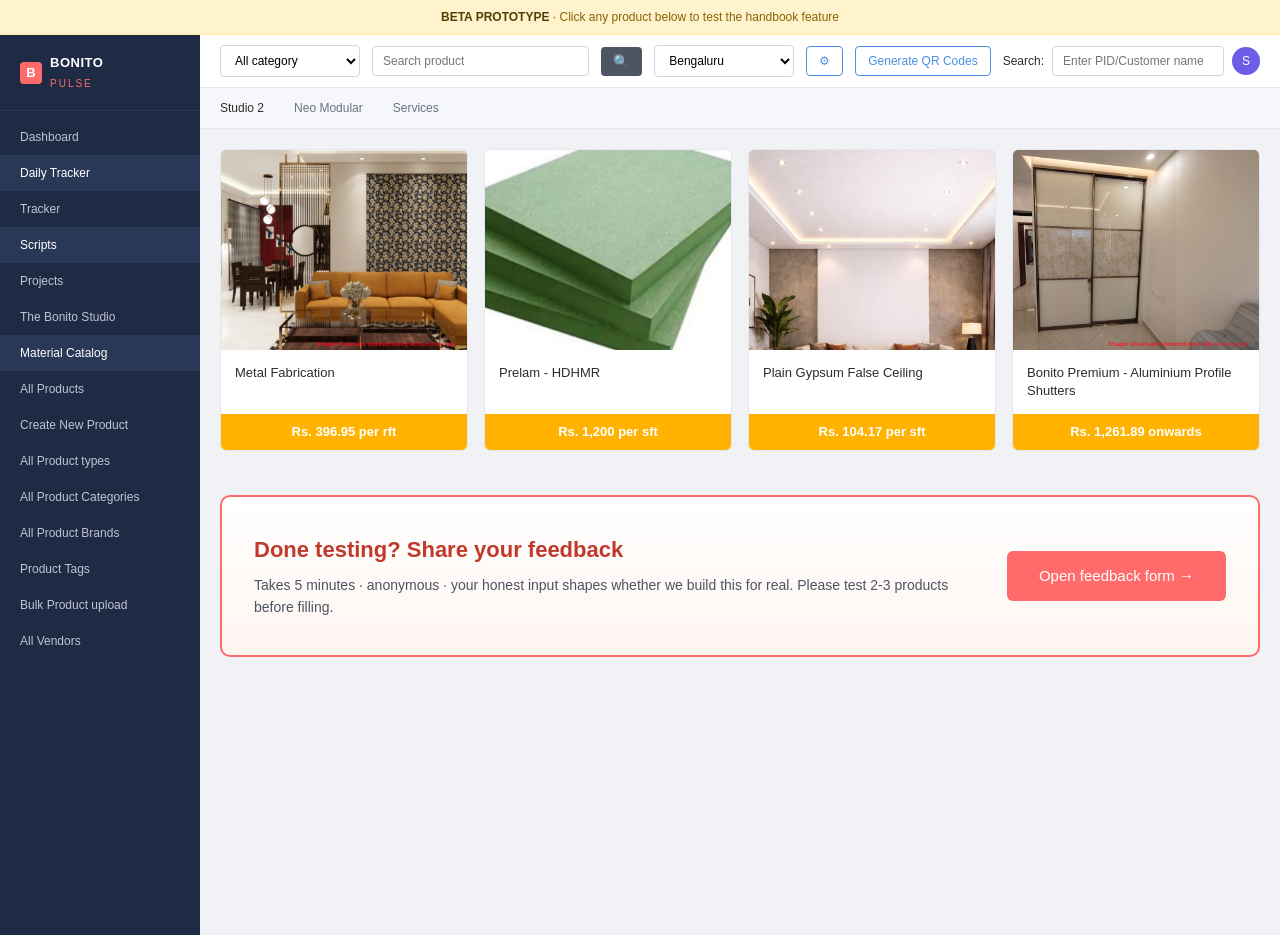
<file: index.html>
<!DOCTYPE html>
<html lang="en">
<head>
<meta charset="UTF-8">
<meta name="viewport" content="width=device-width, initial-scale=1.0">
<title>Handbook Beta — app.bonito.in</title>
<link rel="stylesheet" href="styles.css">
</head>
<body>
<div class="beta-banner">
  <b>BETA PROTOTYPE</b> &middot; Click any product below to test the handbook feature
</div>
<div class="app">
<aside class="sidebar">
  <div class="logo">
    <div class="logo-mark">B</div>
    <div class="logo-text"><b>BONITO</b><span>PULSE</span></div>
  </div>
  <nav class="nav">
    <div class="nav-item">Dashboard</div>
    <div class="nav-item active">Daily Tracker</div>
    <div class="nav-item">Tracker</div>
    <div class="nav-item active">Scripts</div>
    <div class="nav-item">Projects</div>
    <div class="nav-item">The Bonito Studio</div>
    <div class="nav-item active">Material Catalog</div>
    <div class="nav-item">All Products</div>
    <div class="nav-item">Create New Product</div>
    <div class="nav-item">All Product types</div>
    <div class="nav-item">All Product Categories</div>
    <div class="nav-item">All Product Brands</div>
    <div class="nav-item">Product Tags</div>
    <div class="nav-item">Bulk Product upload</div>
    <div class="nav-item">All Vendors</div>
  </nav>
</aside>
  <div class="main">
<div class="topbar">
  <select class="select"><option>All category</option></select>
  <input class="search-input" placeholder="Search product" />
  <button class="btn-search">&#128269;</button>
  <select class="select"><option>Bengaluru</option></select>
  <button class="btn-qr">&#9881;</button>
  <button class="btn-qr">Generate QR Codes</button>
  <div class="right">
    <span>Search:</span>
    <input class="search-input" placeholder="Enter PID/Customer name" style="max-width:180px" />
    <div class="avatar">S</div>
  </div>
</div>
<div class="tabs">
  <div class="tab active">Studio 2</div>
  <div class="tab">Neo Modular</div>
  <div class="tab">Services</div>
</div>
    <div class="catalog-grid">
      <a class="product-card" href="product_metal_fabrication.html">
      <div class="product-card-img"><img src="images/metal_fab.png" alt="Metal Fabrication"></div>
      <div class="product-card-body">
        <div class="product-card-title">Metal Fabrication</div>
      </div>
      <div class="product-card-price">Rs. 396.95 per rft</div>
    </a>
<a class="product-card" href="product_prelam.html">
      <div class="product-card-img"><img src="images/prelam.png" alt="Prelam - HDHMR"></div>
      <div class="product-card-body">
        <div class="product-card-title">Prelam - HDHMR</div>
      </div>
      <div class="product-card-price">Rs. 1,200 per sft</div>
    </a>
<a class="product-card" href="product_gypsum.html">
      <div class="product-card-img"><img src="images/gypsum.png" alt="Plain Gypsum False Ceiling"></div>
      <div class="product-card-body">
        <div class="product-card-title">Plain Gypsum False Ceiling</div>
      </div>
      <div class="product-card-price">Rs. 104.17 per sft</div>
    </a>
<a class="product-card" href="product_shutters.html">
      <div class="product-card-img"><img src="images/shutters.png" alt="Bonito Premium - Aluminium Profile Shutters"></div>
      <div class="product-card-body">
        <div class="product-card-title">Bonito Premium - Aluminium Profile Shutters</div>
      </div>
      <div class="product-card-price">Rs. 1,261.89 onwards</div>
    </a>

    </div>

    <div class="feedback-cta">
      <div class="feedback-cta-inner">
        <div class="feedback-cta-text">
          <div class="feedback-cta-title">Done testing? Share your feedback</div>
          <div class="feedback-cta-sub">Takes 5 minutes &middot; anonymous &middot; your honest input shapes whether we build this for real. Please test 2-3 products before filling.</div>
        </div>
        <a href="https://forms.cloud.microsoft/r/eGm2WNJGbA?origin=lprLink" target="_blank" rel="noopener" class="feedback-cta-btn">Open feedback form &rarr;</a>
      </div>
    </div>
  </div>
</div>
</body>
</html>
</file>
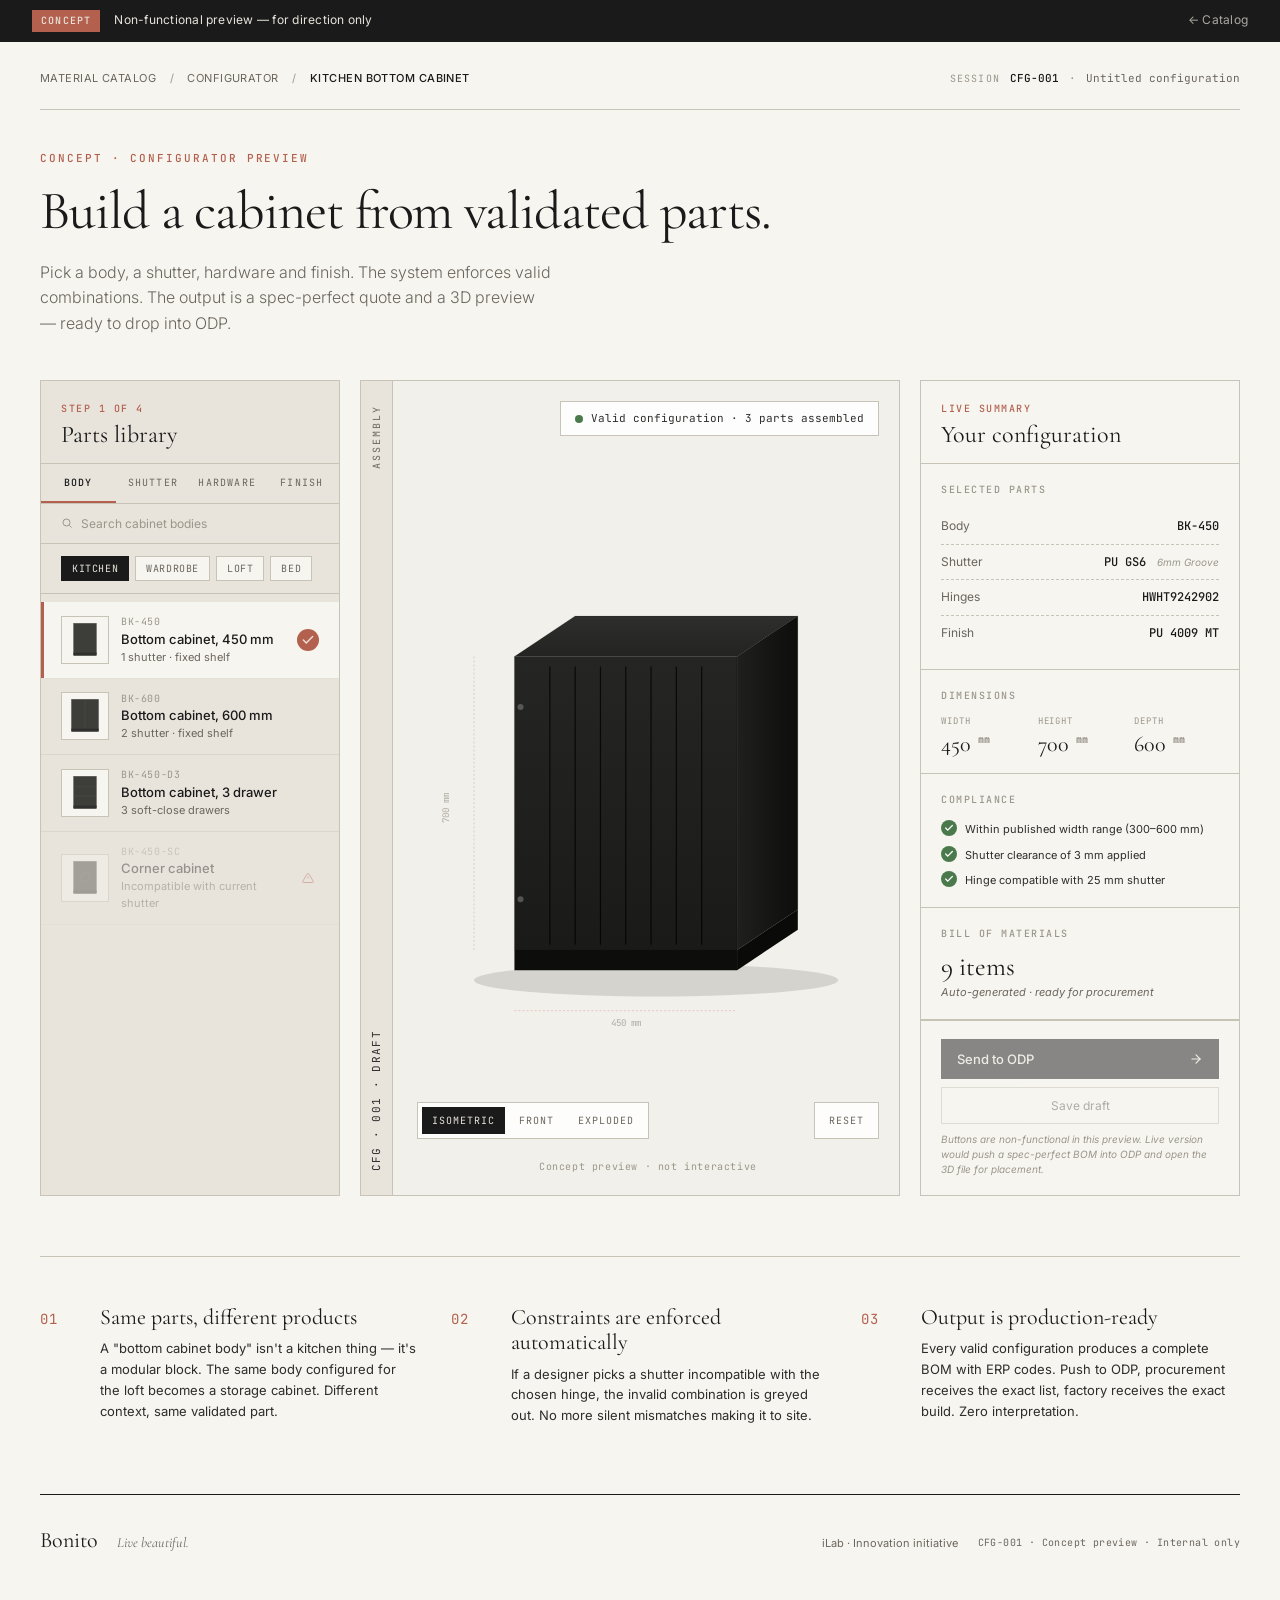
<file: configurator.html>
<!DOCTYPE html>
<html lang="en">
<head>
<meta charset="UTF-8">
<meta name="viewport" content="width=device-width, initial-scale=1.0">
<title>Blueprint Configurator · Concept Preview · Bonito</title>
<link rel="preconnect" href="https://fonts.googleapis.com">
<link rel="preconnect" href="https://fonts.gstatic.com" crossorigin>
<link href="https://fonts.googleapis.com/css2?family=Cormorant+Garamond:wght@300;400;500;600&family=Inter:wght@300;400;500;600&family=JetBrains+Mono:wght@400;500&display=swap" rel="stylesheet">
<link rel="stylesheet" href="configurator.css">
</head>
<body>

<div class="concept-banner">
  <span class="banner-pill">CONCEPT</span>
  <span>Non-functional preview — for direction only</span>
  <a href="index.html" class="banner-link">&larr; Catalog</a>
</div>

<main class="page">

  <header class="page-head">
    <nav class="crumbs">
      <a href="index.html">Material catalog</a>
      <span class="sep">/</span>
      <span>Configurator</span>
      <span class="sep">/</span>
      <span class="current">Kitchen bottom cabinet</span>
    </nav>
    <div class="erp-strip">
      <span class="erp-label">SESSION</span>
      <span class="erp-code">CFG-001</span>
      <span class="erp-sep">·</span>
      <span class="erp-finish">Untitled configuration</span>
    </div>
  </header>

  <section class="hero-intro">
    <span class="eyebrow">Concept · configurator preview</span>
    <h1 class="page-title">Build a cabinet from validated parts.</h1>
    <p class="lede">Pick a body, a shutter, hardware and finish. The system enforces valid combinations. The output is a spec-perfect quote and a 3D preview — ready to drop into ODP.</p>
  </section>

  <!-- 3-panel workspace -->
  <section class="workspace">

    <!-- LEFT: Parts library -->
    <aside class="parts-panel">
      <div class="panel-head">
        <span class="panel-eyebrow">Step 1 of 4</span>
        <h2 class="panel-title">Parts library</h2>
      </div>

      <!-- Category tabs -->
      <nav class="cat-tabs">
        <button class="cat-tab active">Body</button>
        <button class="cat-tab">Shutter</button>
        <button class="cat-tab">Hardware</button>
        <button class="cat-tab">Finish</button>
      </nav>

      <!-- Search -->
      <div class="parts-search">
        <svg width="12" height="12" viewBox="0 0 24 24" fill="none" stroke="currentColor" stroke-width="2"><circle cx="11" cy="11" r="7"/><path d="m21 21-4.35-4.35"/></svg>
        <input type="text" placeholder="Search cabinet bodies" value="" disabled>
      </div>

      <!-- Filter chips -->
      <div class="filter-chips">
        <span class="filter-chip active">Kitchen</span>
        <span class="filter-chip">Wardrobe</span>
        <span class="filter-chip">Loft</span>
        <span class="filter-chip">Bed</span>
      </div>

      <!-- Parts list -->
      <div class="parts-list">
        <div class="part-item selected">
          <div class="part-thumb">
            <svg viewBox="0 0 60 80" xmlns="http://www.w3.org/2000/svg">
              <rect x="8" y="8" width="44" height="60" fill="#3D3D3A" stroke="#5F5E5A" stroke-width="0.5"/>
              <rect x="8" y="64" width="44" height="6" fill="#2F2F2D"/>
            </svg>
          </div>
          <div class="part-meta">
            <span class="part-code">BK-450</span>
            <span class="part-name">Bottom cabinet, 450 mm</span>
            <span class="part-hint">1 shutter · fixed shelf</span>
          </div>
          <div class="part-check">
            <svg width="14" height="14" viewBox="0 0 24 24" fill="none" stroke="currentColor" stroke-width="2.4" stroke-linecap="round"><polyline points="20 6 9 17 4 12"/></svg>
          </div>
        </div>

        <div class="part-item">
          <div class="part-thumb">
            <svg viewBox="0 0 60 80" xmlns="http://www.w3.org/2000/svg">
              <rect x="4" y="8" width="52" height="60" fill="#3D3D3A" stroke="#5F5E5A" stroke-width="0.5"/>
              <rect x="4" y="64" width="52" height="6" fill="#2F2F2D"/>
              <line x1="30" y1="8" x2="30" y2="64" stroke="#5F5E5A" stroke-width="0.5"/>
            </svg>
          </div>
          <div class="part-meta">
            <span class="part-code">BK-600</span>
            <span class="part-name">Bottom cabinet, 600 mm</span>
            <span class="part-hint">2 shutter · fixed shelf</span>
          </div>
        </div>

        <div class="part-item">
          <div class="part-thumb">
            <svg viewBox="0 0 60 80" xmlns="http://www.w3.org/2000/svg">
              <rect x="8" y="8" width="44" height="60" fill="#3D3D3A" stroke="#5F5E5A" stroke-width="0.5"/>
              <line x1="8" y1="28" x2="52" y2="28" stroke="#5F5E5A" stroke-width="0.5"/>
              <line x1="8" y1="46" x2="52" y2="46" stroke="#5F5E5A" stroke-width="0.5"/>
              <rect x="8" y="64" width="44" height="6" fill="#2F2F2D"/>
            </svg>
          </div>
          <div class="part-meta">
            <span class="part-code">BK-450-D3</span>
            <span class="part-name">Bottom cabinet, 3 drawer</span>
            <span class="part-hint">3 soft-close drawers</span>
          </div>
        </div>

        <div class="part-item disabled">
          <div class="part-thumb">
            <svg viewBox="0 0 60 80" xmlns="http://www.w3.org/2000/svg">
              <rect x="8" y="8" width="44" height="60" fill="#3D3D3A" stroke="#5F5E5A" stroke-width="0.5"/>
              <rect x="8" y="64" width="44" height="6" fill="#2F2F2D"/>
              <circle cx="30" cy="38" r="8" fill="none" stroke="#5F5E5A" stroke-width="0.5"/>
            </svg>
          </div>
          <div class="part-meta">
            <span class="part-code">BK-450-SC</span>
            <span class="part-name">Corner cabinet</span>
            <span class="part-hint">Incompatible with current shutter</span>
          </div>
          <div class="part-warn">
            <svg width="12" height="12" viewBox="0 0 24 24" fill="none" stroke="currentColor" stroke-width="2"><path d="M12 9v4"/><path d="M12 17h.01"/><path d="M10.29 3.86 1.82 18a2 2 0 0 0 1.71 3h16.94a2 2 0 0 0 1.71-3L13.71 3.86a2 2 0 0 0-3.42 0Z"/></svg>
          </div>
        </div>
      </div>
    </aside>

    <!-- MIDDLE: Assembly viewer -->
    <section class="assembly-panel">
      <div class="assembly-frame">

        <!-- Spec ribbon down the left edge -->
        <aside class="spec-ribbon">
          <span class="ribbon-label">ASSEMBLY</span>
          <span class="ribbon-mono">CFG · 001 · DRAFT</span>
        </aside>

        <!-- Faux 3D isometric SVG representation -->
        <div class="assembly-canvas">
          <svg viewBox="0 0 500 500" xmlns="http://www.w3.org/2000/svg" preserveAspectRatio="xMidYMid meet">
            <defs>
              <linearGradient id="cabinetFront" x1="0" y1="0" x2="0" y2="1">
                <stop offset="0%" stop-color="#252523"/>
                <stop offset="100%" stop-color="#1A1A18"/>
              </linearGradient>
              <linearGradient id="cabinetSide" x1="0" y1="0" x2="1" y2="0">
                <stop offset="0%" stop-color="#1F1F1D"/>
                <stop offset="100%" stop-color="#0D0D0C"/>
              </linearGradient>
              <linearGradient id="cabinetTop" x1="0" y1="0" x2="0" y2="1">
                <stop offset="0%" stop-color="#2E2E2C"/>
                <stop offset="100%" stop-color="#232321"/>
              </linearGradient>
            </defs>

            <!-- Floor shadow -->
            <ellipse cx="260" cy="440" rx="180" ry="16" fill="#000" opacity="0.12"/>

            <!-- Cabinet body (isometric) -->
            <!-- Top face -->
            <polygon points="120,120 340,120 400,80 180,80" fill="url(#cabinetTop)" stroke="#000" stroke-width="0.5" stroke-opacity="0.2"/>
            <!-- Front face -->
            <polygon points="120,120 340,120 340,410 120,410" fill="url(#cabinetFront)" stroke="#000" stroke-width="0.5" stroke-opacity="0.3"/>
            <!-- Right side -->
            <polygon points="340,120 400,80 400,370 340,410" fill="url(#cabinetSide)" stroke="#000" stroke-width="0.5" stroke-opacity="0.3"/>

            <!-- Groove pattern on front (6mm grooves) -->
            <g opacity="0.75">
              <line x1="155" y1="130" x2="155" y2="405" stroke="#000" stroke-width="1.2"/>
              <line x1="180" y1="130" x2="180" y2="405" stroke="#000" stroke-width="1.2"/>
              <line x1="205" y1="130" x2="205" y2="405" stroke="#000" stroke-width="1.2"/>
              <line x1="230" y1="130" x2="230" y2="405" stroke="#000" stroke-width="1.2"/>
              <line x1="255" y1="130" x2="255" y2="405" stroke="#000" stroke-width="1.2"/>
              <line x1="280" y1="130" x2="280" y2="405" stroke="#000" stroke-width="1.2"/>
              <line x1="305" y1="130" x2="305" y2="405" stroke="#000" stroke-width="1.2"/>
            </g>

            <!-- Skirting -->
            <polygon points="120,410 340,410 340,430 120,430" fill="#0D0D0C"/>
            <polygon points="340,410 400,370 400,390 340,430" fill="#0A0A09"/>

            <!-- Hinge suggestions on left edge -->
            <circle cx="126" cy="170" r="3" fill="#7A7A75" opacity="0.6"/>
            <circle cx="126" cy="360" r="3" fill="#7A7A75" opacity="0.6"/>

            <!-- Dimension callouts (subtle) -->
            <g opacity="0.5" font-family="JetBrains Mono, monospace" font-size="9" fill="#6B665D">
              <line x1="80" y1="120" x2="80" y2="410" stroke="#B3614E" stroke-width="0.5" stroke-dasharray="2 2"/>
              <text x="55" y="270" text-anchor="middle" transform="rotate(-90 55 270)">700 mm</text>

              <line x1="120" y1="470" x2="340" y2="470" stroke="#B3614E" stroke-width="0.5" stroke-dasharray="2 2"/>
              <text x="230" y="485" text-anchor="middle">450 mm</text>
            </g>
          </svg>
        </div>

        <!-- View controls -->
        <div class="assembly-controls">
          <div class="control-group">
            <button class="view-btn active">Isometric</button>
            <button class="view-btn">Front</button>
            <button class="view-btn">Exploded</button>
          </div>
          <div class="control-group right">
            <button class="util-btn">Reset</button>
          </div>
        </div>

        <div class="assembly-status">
          <span class="status-dot valid"></span>
          <span class="status-text">Valid configuration · 3 parts assembled</span>
        </div>

        <div class="assembly-hint">
          Concept preview · not interactive
        </div>
      </div>
    </section>

    <!-- RIGHT: Live spec summary -->
    <aside class="summary-panel">
      <div class="panel-head">
        <span class="panel-eyebrow">Live summary</span>
        <h2 class="panel-title">Your configuration</h2>
      </div>

      <!-- Selected parts -->
      <div class="config-block">
        <div class="block-title">Selected parts</div>
        <div class="config-row">
          <div class="row-label">Body</div>
          <div class="row-val">BK-450</div>
        </div>
        <div class="config-row">
          <div class="row-label">Shutter</div>
          <div class="row-val">PU GS6 <span class="row-sub">6mm Groove</span></div>
        </div>
        <div class="config-row">
          <div class="row-label">Hinges</div>
          <div class="row-val">HWHT9242902</div>
        </div>
        <div class="config-row">
          <div class="row-label">Finish</div>
          <div class="row-val">PU 4009 MT</div>
        </div>
      </div>

      <!-- Dimensions -->
      <div class="config-block">
        <div class="block-title">Dimensions</div>
        <div class="dim-grid">
          <div class="dim-cell">
            <span class="dim-label">Width</span>
            <span class="dim-val">450 <span class="dim-unit">mm</span></span>
          </div>
          <div class="dim-cell">
            <span class="dim-label">Height</span>
            <span class="dim-val">700 <span class="dim-unit">mm</span></span>
          </div>
          <div class="dim-cell">
            <span class="dim-label">Depth</span>
            <span class="dim-val">600 <span class="dim-unit">mm</span></span>
          </div>
        </div>
      </div>

      <!-- Compliance -->
      <div class="config-block">
        <div class="block-title">Compliance</div>
        <div class="compliance-list">
          <div class="compliance-item ok">
            <div class="c-icon">
              <svg width="10" height="10" viewBox="0 0 24 24" fill="none" stroke="currentColor" stroke-width="3" stroke-linecap="round"><polyline points="20 6 9 17 4 12"/></svg>
            </div>
            <div class="c-text">Within published width range (300–600 mm)</div>
          </div>
          <div class="compliance-item ok">
            <div class="c-icon">
              <svg width="10" height="10" viewBox="0 0 24 24" fill="none" stroke="currentColor" stroke-width="3" stroke-linecap="round"><polyline points="20 6 9 17 4 12"/></svg>
            </div>
            <div class="c-text">Shutter clearance of 3 mm applied</div>
          </div>
          <div class="compliance-item ok">
            <div class="c-icon">
              <svg width="10" height="10" viewBox="0 0 24 24" fill="none" stroke="currentColor" stroke-width="3" stroke-linecap="round"><polyline points="20 6 9 17 4 12"/></svg>
            </div>
            <div class="c-text">Hinge compatible with 25 mm shutter</div>
          </div>
        </div>
      </div>

      <!-- BOM count -->
      <div class="config-block">
        <div class="block-title">Bill of materials</div>
        <div class="bom-summary">
          <span class="bom-count">9 items</span>
          <span class="bom-hint">Auto-generated · ready for procurement</span>
        </div>
      </div>

      <!-- Actions -->
      <div class="config-actions">
        <button class="action-primary" disabled>
          <span>Send to ODP</span>
          <svg width="14" height="14" viewBox="0 0 24 24" fill="none" stroke="currentColor" stroke-width="2" stroke-linecap="round"><path d="M5 12h14"/><path d="m12 5 7 7-7 7"/></svg>
        </button>
        <button class="action-secondary" disabled>Save draft</button>
      </div>

      <p class="concept-note">
        Buttons are non-functional in this preview. Live version would push a spec-perfect BOM into ODP and open the 3D file for placement.
      </p>
    </aside>

  </section>

  <!-- Explanation strip -->
  <section class="explain-strip">
    <div class="explain-item">
      <div class="explain-num">01</div>
      <div class="explain-body">
        <h3 class="explain-title">Same parts, different products</h3>
        <p class="explain-text">A "bottom cabinet body" isn't a kitchen thing — it's a modular block. The same body configured for the loft becomes a storage cabinet. Different context, same validated part.</p>
      </div>
    </div>

    <div class="explain-item">
      <div class="explain-num">02</div>
      <div class="explain-body">
        <h3 class="explain-title">Constraints are enforced automatically</h3>
        <p class="explain-text">If a designer picks a shutter incompatible with the chosen hinge, the invalid combination is greyed out. No more silent mismatches making it to site.</p>
      </div>
    </div>

    <div class="explain-item">
      <div class="explain-num">03</div>
      <div class="explain-body">
        <h3 class="explain-title">Output is production-ready</h3>
        <p class="explain-text">Every valid configuration produces a complete BOM with ERP codes. Push to ODP, procurement receives the exact list, factory receives the exact build. Zero interpretation.</p>
      </div>
    </div>
  </section>

  <footer class="page-foot">
    <div class="foot-left">
      <span class="foot-brand">Bonito</span>
      <span class="foot-tag">Live beautiful.</span>
    </div>
    <div class="foot-right">
      <span>iLab · Innovation initiative</span>
      <span class="foot-mono">CFG-001 · Concept preview · Internal only</span>
    </div>
  </footer>

</main>

</body>
</html>
</file>
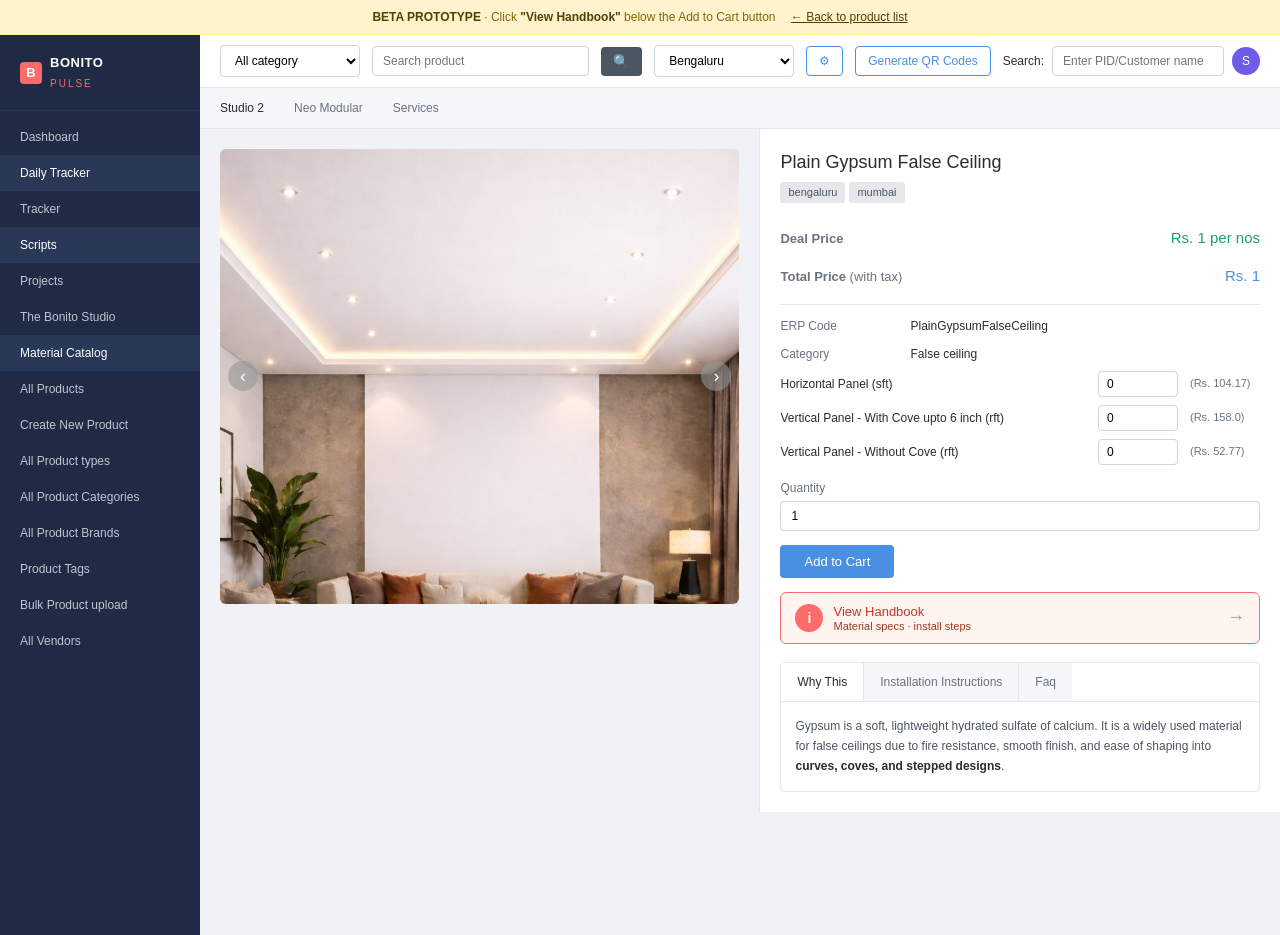
<file: product_gypsum.html>
<!DOCTYPE html>
<html lang="en">
<head>
<meta charset="UTF-8">
<meta name="viewport" content="width=device-width, initial-scale=1.0">
<title>Plain Gypsum False Ceiling — app.bonito.in</title>
<link rel="stylesheet" href="styles.css">
</head>
<body>
<div class="beta-banner">
  <b>BETA PROTOTYPE</b> &middot; Click <b>"View Handbook"</b> below the Add to Cart button
  <a href="index.html">&larr; Back to product list</a>
</div>
<div class="app">
<aside class="sidebar">
  <div class="logo">
    <div class="logo-mark">B</div>
    <div class="logo-text"><b>BONITO</b><span>PULSE</span></div>
  </div>
  <nav class="nav">
    <div class="nav-item">Dashboard</div>
    <div class="nav-item active">Daily Tracker</div>
    <div class="nav-item">Tracker</div>
    <div class="nav-item active">Scripts</div>
    <div class="nav-item">Projects</div>
    <div class="nav-item">The Bonito Studio</div>
    <div class="nav-item active">Material Catalog</div>
    <div class="nav-item">All Products</div>
    <div class="nav-item">Create New Product</div>
    <div class="nav-item">All Product types</div>
    <div class="nav-item">All Product Categories</div>
    <div class="nav-item">All Product Brands</div>
    <div class="nav-item">Product Tags</div>
    <div class="nav-item">Bulk Product upload</div>
    <div class="nav-item">All Vendors</div>
  </nav>
</aside>
  <div class="main">
<div class="topbar">
  <select class="select"><option>All category</option></select>
  <input class="search-input" placeholder="Search product" />
  <button class="btn-search">&#128269;</button>
  <select class="select"><option>Bengaluru</option></select>
  <button class="btn-qr">&#9881;</button>
  <button class="btn-qr">Generate QR Codes</button>
  <div class="right">
    <span>Search:</span>
    <input class="search-input" placeholder="Enter PID/Customer name" style="max-width:180px" />
    <div class="avatar">S</div>
  </div>
</div>
<div class="tabs">
  <div class="tab active">Studio 2</div>
  <div class="tab">Neo Modular</div>
  <div class="tab">Services</div>
</div>
    <div class="product-body">
      <div class="product-side">
        <div class="product-img-wrap">
          <div class="arrow-nav left">&lsaquo;</div>
          <img src="images/gypsum.png" alt="Plain Gypsum False Ceiling">
          <div class="arrow-nav right">&rsaquo;</div>
        </div>
      </div>

      <div class="details-side">
        <div class="product-title">Plain Gypsum False Ceiling</div>
        <div class="tags"><span class="tag">bengaluru</span><span class="tag">mumbai</span></div>

        <div class="price-row deal"><span class="label"><b>Deal Price</b></span><span class="value">Rs. 1 per nos</span></div>
        <div class="price-row total"><span class="label"><b>Total Price</b> (with tax)</span><span class="value">Rs. 1</span></div><hr>

        <div class="info-grid">
          <div class="lbl">ERP Code</div><div class="val">PlainGypsumFalseCeiling</div><div class="lbl">Category</div><div class="val">False ceiling</div>
        </div>

        
        <div class="input-row">
          <span class="label-lg">Horizontal Panel (sft)</span>
          <input type="text" value="0">
          <span class="price-hint">(Rs. 104.17)</span>
        </div>
<div class="input-row">
          <span class="label-lg">Vertical Panel - With Cove upto 6 inch (rft)</span>
          <input type="text" value="0">
          <span class="price-hint">(Rs. 158.0)</span>
        </div>
<div class="input-row">
          <span class="label-lg">Vertical Panel - Without Cove (rft)</span>
          <input type="text" value="0">
          <span class="price-hint">(Rs. 52.77)</span>
        </div>


        <div class="field">
          <span class="field-label">Quantity</span>
          <input type="text" class="field-input" value="1">
        </div>

        <button class="btn-add-cart">Add to Cart</button>

        <button class="handbook-btn" onclick="openHandbook()">
          <div class="left-side">
            <div class="icon-circle">i</div>
            <div class="label-block">
              <div class="title">View Handbook</div>
              <div class="sub">Material specs &middot; install steps</div>
            </div>
          </div>
          <div class="arrow">&rarr;</div>
        </button>

        <div class="bottom-tabs">
          <div class="bottom-tabs-header"><div class="tab-btn active">Why This</div><div class="tab-btn">Installation Instructions</div><div class="tab-btn">Faq</div></div>
          <div class="bottom-tabs-body">Gypsum is a soft, lightweight hydrated sulfate of calcium. It is a widely used material for false ceilings due to fire resistance, smooth finish, and ease of shaping into <b>curves, coves, and stepped designs</b>.</div>
        </div>
      </div>
    </div>
  </div>
</div>

<div class="modal-overlay" id="handbookModal">
  <div class="modal">
    <div class="modal-header">
      <div class="left-info">
        <div class="icon-block">i</div>
        <div>
          <div class="eyebrow">HANDBOOK &middot; iLAB</div>
          <div class="h-title">Plain Gypsum False Ceiling</div>
          <div class="h-context">Plain Gypsum False Ceiling &middot; mapped at variant level</div>
        </div>
      </div>
      <button class="modal-close" onclick="closeHandbook()">&times;</button>
    </div>

    <iframe class="pdf-frame" src="pdfs/gypsum_handbook.pdf#toolbar=1&navpanes=0" title="Handbook PDF"></iframe>

    <div class="modal-footer">
      <div class="source-info">
        <span class="pill">iLAB Handbook v1.4</span>
        <span>Source: Plain_Gypsum_False_Ceiling.pptx &middot; iLAB upload pending</span>
      </div>
      <button class="got-it-btn" onclick="closeHandbook()">Got it, close</button>
    </div>
  </div>
</div>

<script src="script.js"></script>
</body>
</html>
</file>
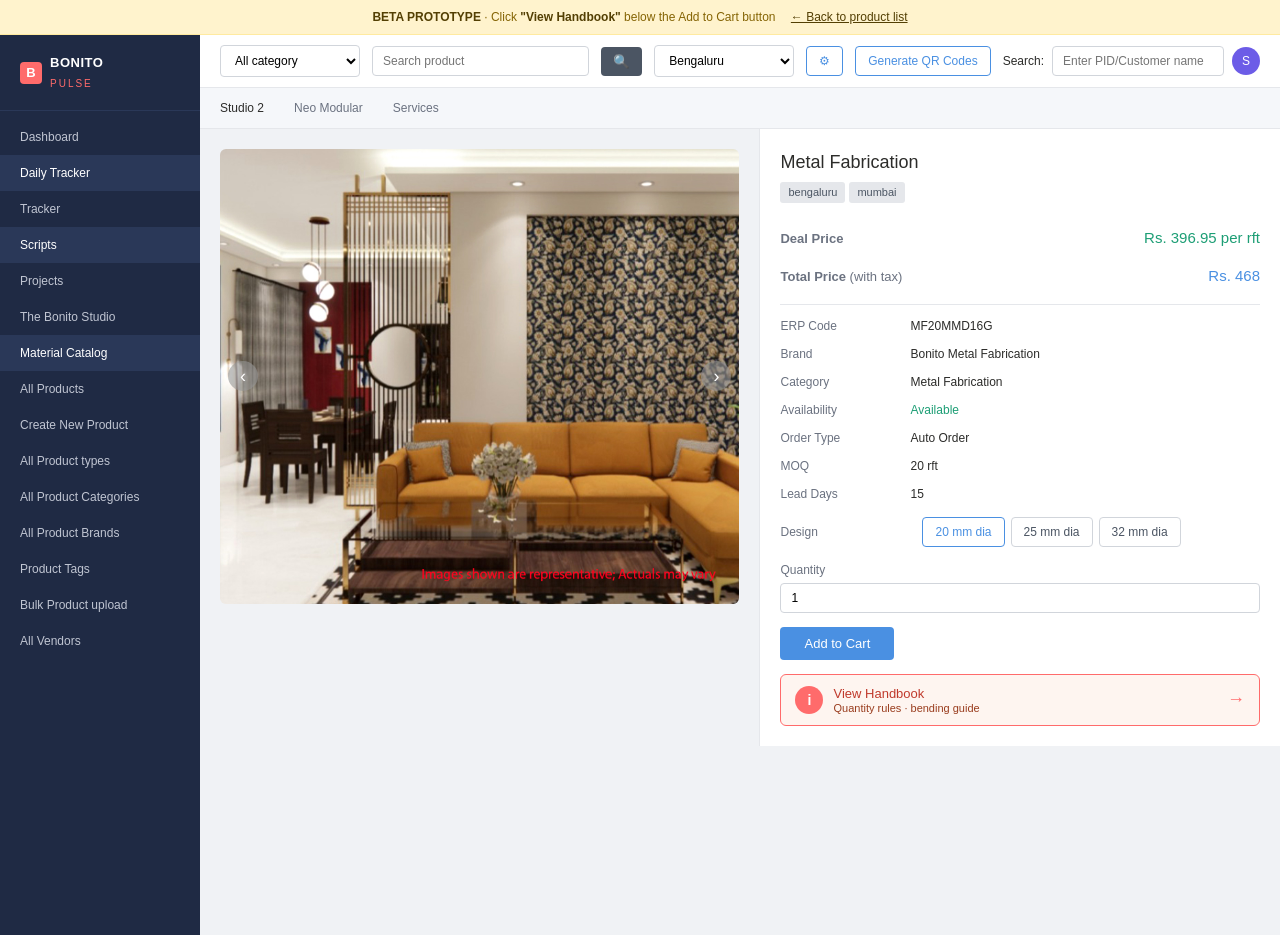
<file: product_metal_fabrication.html>
<!DOCTYPE html>
<html lang="en">
<head>
<meta charset="UTF-8">
<meta name="viewport" content="width=device-width, initial-scale=1.0">
<title>Metal Fabrication — app.bonito.in</title>
<link rel="stylesheet" href="styles.css">
</head>
<body>
<div class="beta-banner">
  <b>BETA PROTOTYPE</b> &middot; Click <b>"View Handbook"</b> below the Add to Cart button
  <a href="index.html">&larr; Back to product list</a>
</div>
<div class="app">
<aside class="sidebar">
  <div class="logo">
    <div class="logo-mark">B</div>
    <div class="logo-text"><b>BONITO</b><span>PULSE</span></div>
  </div>
  <nav class="nav">
    <div class="nav-item">Dashboard</div>
    <div class="nav-item active">Daily Tracker</div>
    <div class="nav-item">Tracker</div>
    <div class="nav-item active">Scripts</div>
    <div class="nav-item">Projects</div>
    <div class="nav-item">The Bonito Studio</div>
    <div class="nav-item active">Material Catalog</div>
    <div class="nav-item">All Products</div>
    <div class="nav-item">Create New Product</div>
    <div class="nav-item">All Product types</div>
    <div class="nav-item">All Product Categories</div>
    <div class="nav-item">All Product Brands</div>
    <div class="nav-item">Product Tags</div>
    <div class="nav-item">Bulk Product upload</div>
    <div class="nav-item">All Vendors</div>
  </nav>
</aside>
  <div class="main">
<div class="topbar">
  <select class="select"><option>All category</option></select>
  <input class="search-input" placeholder="Search product" />
  <button class="btn-search">&#128269;</button>
  <select class="select"><option>Bengaluru</option></select>
  <button class="btn-qr">&#9881;</button>
  <button class="btn-qr">Generate QR Codes</button>
  <div class="right">
    <span>Search:</span>
    <input class="search-input" placeholder="Enter PID/Customer name" style="max-width:180px" />
    <div class="avatar">S</div>
  </div>
</div>
<div class="tabs">
  <div class="tab active">Studio 2</div>
  <div class="tab">Neo Modular</div>
  <div class="tab">Services</div>
</div>
    <div class="product-body">
      <div class="product-side">
        <div class="product-img-wrap">
          <div class="arrow-nav left">&lsaquo;</div>
          <img src="images/metal_fab.png" alt="Metal Fabrication">
          <div class="arrow-nav right">&rsaquo;</div>
        </div>
      </div>

      <div class="details-side">
        <div class="product-title">Metal Fabrication</div>
        <div class="tags"><span class="tag">bengaluru</span><span class="tag">mumbai</span></div>

        <div class="price-row deal"><span class="label"><b>Deal Price</b></span><span class="value">Rs. 396.95 per rft</span></div>
        <div class="price-row total"><span class="label"><b>Total Price</b> (with tax)</span><span class="value">Rs. 468</span></div><hr>

        <div class="info-grid">
          <div class="lbl">ERP Code</div><div class="val">MF20MMD16G</div><div class="lbl">Brand</div><div class="val">Bonito Metal Fabrication</div><div class="lbl">Category</div><div class="val">Metal Fabrication</div><div class="lbl">Availability</div><div class="val green">Available</div><div class="lbl">Order Type</div><div class="val">Auto Order</div><div class="lbl">MOQ</div><div class="val">20 rft</div><div class="lbl">Lead Days</div><div class="val">15</div>
        </div>

        <div class="variant-row">
          <span class="label">Design</span>
          <div class="variant-chips"><div class="chip active">20 mm dia</div><div class="chip">25 mm dia</div><div class="chip">32 mm dia</div></div>
        </div>

        

        <div class="field">
          <span class="field-label">Quantity</span>
          <input type="text" class="field-input" value="1">
        </div>

        <button class="btn-add-cart">Add to Cart</button>

        <button class="handbook-btn" onclick="openHandbook()">
          <div class="left-side">
            <div class="icon-circle">i</div>
            <div class="label-block">
              <div class="title">View Handbook</div>
              <div class="sub">Quantity rules &middot; bending guide</div>
            </div>
          </div>
          <div class="arrow">&rarr;</div>
        </button>

        
      </div>
    </div>
  </div>
</div>

<div class="modal-overlay" id="handbookModal">
  <div class="modal">
    <div class="modal-header">
      <div class="left-info">
        <div class="icon-block">i</div>
        <div>
          <div class="eyebrow">HANDBOOK &middot; iLAB</div>
          <div class="h-title">Curved Metal Fabrication</div>
          <div class="h-context">Metal Fabrication &middot; mapped at variant level</div>
        </div>
      </div>
      <button class="modal-close" onclick="closeHandbook()">&times;</button>
    </div>

    <iframe class="pdf-frame" src="pdfs/curved_metal_fabrication.pdf#toolbar=1&navpanes=0" title="Handbook PDF"></iframe>

    <div class="modal-footer">
      <div class="source-info">
        <span class="pill">iLAB Handbook v1.4</span>
        <span>Source: Curved_Metal_Fabrication.pptx &middot; uploaded 12 Apr 2026</span>
      </div>
      <button class="got-it-btn" onclick="closeHandbook()">Got it, close</button>
    </div>
  </div>
</div>

<script src="script.js"></script>
</body>
</html>
</file>
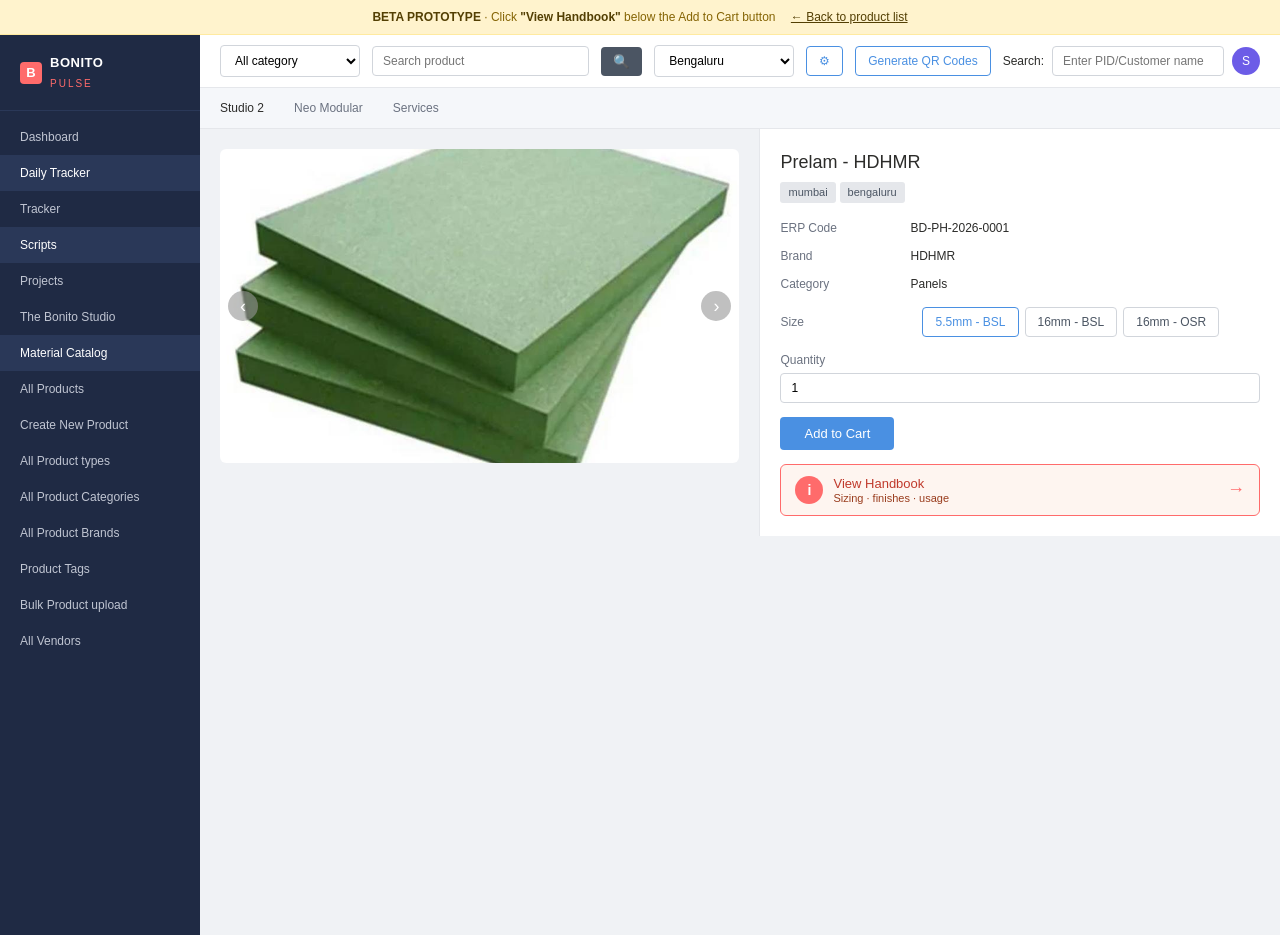
<file: product_prelam.html>
<!DOCTYPE html>
<html lang="en">
<head>
<meta charset="UTF-8">
<meta name="viewport" content="width=device-width, initial-scale=1.0">
<title>Prelam - HDHMR — app.bonito.in</title>
<link rel="stylesheet" href="styles.css">
</head>
<body>
<div class="beta-banner">
  <b>BETA PROTOTYPE</b> &middot; Click <b>"View Handbook"</b> below the Add to Cart button
  <a href="index.html">&larr; Back to product list</a>
</div>
<div class="app">
<aside class="sidebar">
  <div class="logo">
    <div class="logo-mark">B</div>
    <div class="logo-text"><b>BONITO</b><span>PULSE</span></div>
  </div>
  <nav class="nav">
    <div class="nav-item">Dashboard</div>
    <div class="nav-item active">Daily Tracker</div>
    <div class="nav-item">Tracker</div>
    <div class="nav-item active">Scripts</div>
    <div class="nav-item">Projects</div>
    <div class="nav-item">The Bonito Studio</div>
    <div class="nav-item active">Material Catalog</div>
    <div class="nav-item">All Products</div>
    <div class="nav-item">Create New Product</div>
    <div class="nav-item">All Product types</div>
    <div class="nav-item">All Product Categories</div>
    <div class="nav-item">All Product Brands</div>
    <div class="nav-item">Product Tags</div>
    <div class="nav-item">Bulk Product upload</div>
    <div class="nav-item">All Vendors</div>
  </nav>
</aside>
  <div class="main">
<div class="topbar">
  <select class="select"><option>All category</option></select>
  <input class="search-input" placeholder="Search product" />
  <button class="btn-search">&#128269;</button>
  <select class="select"><option>Bengaluru</option></select>
  <button class="btn-qr">&#9881;</button>
  <button class="btn-qr">Generate QR Codes</button>
  <div class="right">
    <span>Search:</span>
    <input class="search-input" placeholder="Enter PID/Customer name" style="max-width:180px" />
    <div class="avatar">S</div>
  </div>
</div>
<div class="tabs">
  <div class="tab active">Studio 2</div>
  <div class="tab">Neo Modular</div>
  <div class="tab">Services</div>
</div>
    <div class="product-body">
      <div class="product-side">
        <div class="product-img-wrap">
          <div class="arrow-nav left">&lsaquo;</div>
          <img src="images/prelam.png" alt="Prelam - HDHMR">
          <div class="arrow-nav right">&rsaquo;</div>
        </div>
      </div>

      <div class="details-side">
        <div class="product-title">Prelam - HDHMR</div>
        <div class="tags"><span class="tag">mumbai</span><span class="tag">bengaluru</span></div>

        
        

        <div class="info-grid">
          <div class="lbl">ERP Code</div><div class="val">BD-PH-2026-0001</div><div class="lbl">Brand</div><div class="val">HDHMR</div><div class="lbl">Category</div><div class="val">Panels</div>
        </div>

        <div class="variant-row">
          <span class="label">Size</span>
          <div class="variant-chips"><div class="chip active">5.5mm - BSL</div><div class="chip">16mm - BSL</div><div class="chip">16mm - OSR</div></div>
        </div>

        

        <div class="field">
          <span class="field-label">Quantity</span>
          <input type="text" class="field-input" value="1">
        </div>

        <button class="btn-add-cart">Add to Cart</button>

        <button class="handbook-btn" onclick="openHandbook()">
          <div class="left-side">
            <div class="icon-circle">i</div>
            <div class="label-block">
              <div class="title">View Handbook</div>
              <div class="sub">Sizing &middot; finishes &middot; usage</div>
            </div>
          </div>
          <div class="arrow">&rarr;</div>
        </button>

        
      </div>
    </div>
  </div>
</div>

<div class="modal-overlay" id="handbookModal">
  <div class="modal">
    <div class="modal-header">
      <div class="left-info">
        <div class="icon-block">i</div>
        <div>
          <div class="eyebrow">HANDBOOK &middot; iLAB</div>
          <div class="h-title">Prelam HDHMR Standards</div>
          <div class="h-context">Prelam - HDHMR &middot; mapped at variant level</div>
        </div>
      </div>
      <button class="modal-close" onclick="closeHandbook()">&times;</button>
    </div>

    <iframe class="pdf-frame" src="pdfs/prelam_handbook.pdf#toolbar=1&navpanes=0" title="Handbook PDF"></iframe>

    <div class="modal-footer">
      <div class="source-info">
        <span class="pill">iLAB Handbook v1.4</span>
        <span>Source: Prelam_HDHMR.pptx &middot; iLAB upload pending</span>
      </div>
      <button class="got-it-btn" onclick="closeHandbook()">Got it, close</button>
    </div>
  </div>
</div>

<script src="script.js"></script>
</body>
</html>
</file>
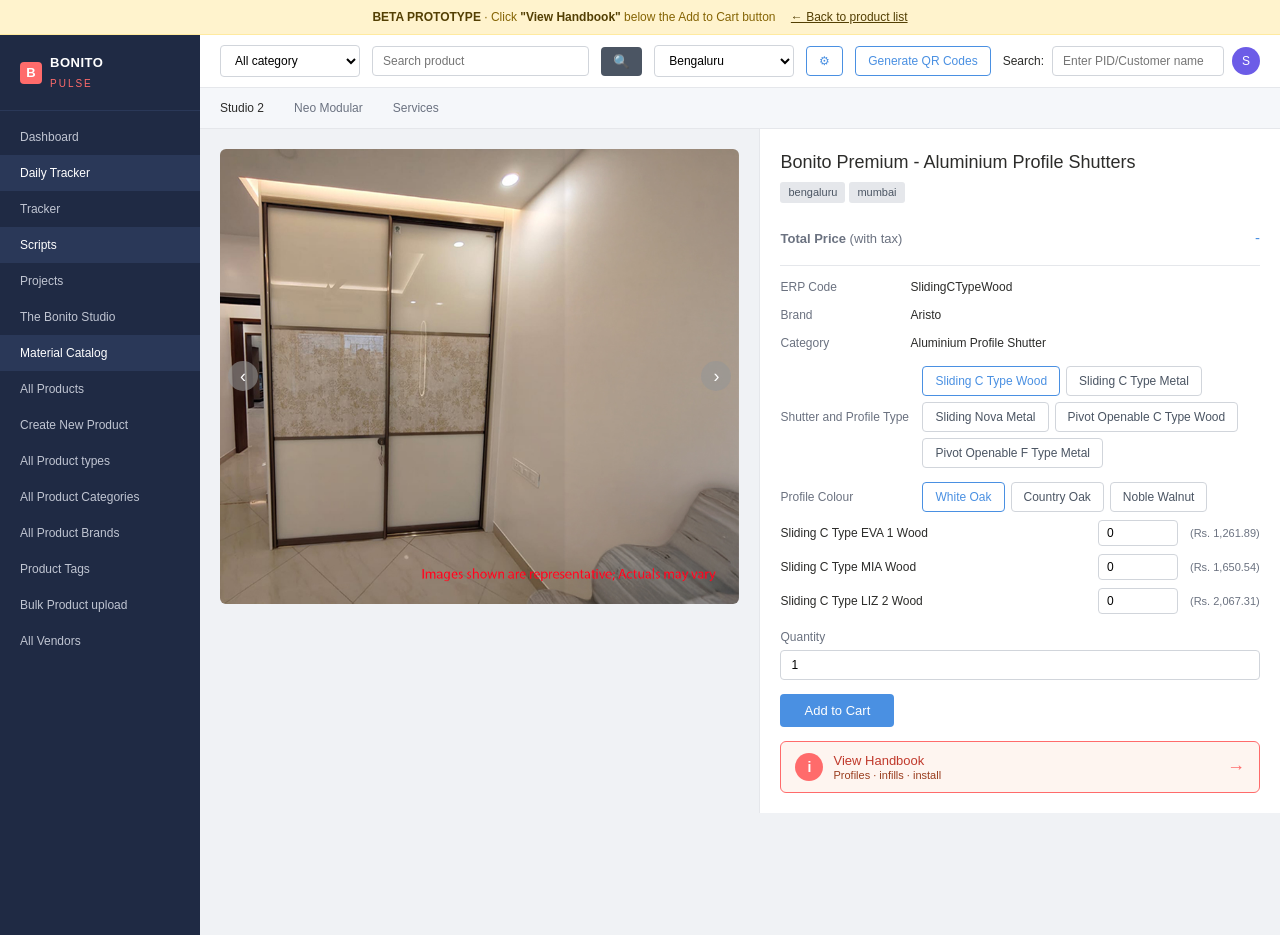
<file: product_shutters.html>
<!DOCTYPE html>
<html lang="en">
<head>
<meta charset="UTF-8">
<meta name="viewport" content="width=device-width, initial-scale=1.0">
<title>Bonito Premium - Aluminium Profile Shutters — app.bonito.in</title>
<link rel="stylesheet" href="styles.css">
</head>
<body>
<div class="beta-banner">
  <b>BETA PROTOTYPE</b> &middot; Click <b>"View Handbook"</b> below the Add to Cart button
  <a href="index.html">&larr; Back to product list</a>
</div>
<div class="app">
<aside class="sidebar">
  <div class="logo">
    <div class="logo-mark">B</div>
    <div class="logo-text"><b>BONITO</b><span>PULSE</span></div>
  </div>
  <nav class="nav">
    <div class="nav-item">Dashboard</div>
    <div class="nav-item active">Daily Tracker</div>
    <div class="nav-item">Tracker</div>
    <div class="nav-item active">Scripts</div>
    <div class="nav-item">Projects</div>
    <div class="nav-item">The Bonito Studio</div>
    <div class="nav-item active">Material Catalog</div>
    <div class="nav-item">All Products</div>
    <div class="nav-item">Create New Product</div>
    <div class="nav-item">All Product types</div>
    <div class="nav-item">All Product Categories</div>
    <div class="nav-item">All Product Brands</div>
    <div class="nav-item">Product Tags</div>
    <div class="nav-item">Bulk Product upload</div>
    <div class="nav-item">All Vendors</div>
  </nav>
</aside>
  <div class="main">
<div class="topbar">
  <select class="select"><option>All category</option></select>
  <input class="search-input" placeholder="Search product" />
  <button class="btn-search">&#128269;</button>
  <select class="select"><option>Bengaluru</option></select>
  <button class="btn-qr">&#9881;</button>
  <button class="btn-qr">Generate QR Codes</button>
  <div class="right">
    <span>Search:</span>
    <input class="search-input" placeholder="Enter PID/Customer name" style="max-width:180px" />
    <div class="avatar">S</div>
  </div>
</div>
<div class="tabs">
  <div class="tab active">Studio 2</div>
  <div class="tab">Neo Modular</div>
  <div class="tab">Services</div>
</div>
    <div class="product-body">
      <div class="product-side">
        <div class="product-img-wrap">
          <div class="arrow-nav left">&lsaquo;</div>
          <img src="images/shutters.png" alt="Bonito Premium - Aluminium Profile Shutters">
          <div class="arrow-nav right">&rsaquo;</div>
        </div>
      </div>

      <div class="details-side">
        <div class="product-title">Bonito Premium - Aluminium Profile Shutters</div>
        <div class="tags"><span class="tag">bengaluru</span><span class="tag">mumbai</span></div>

        
        <div class="price-row total"><span class="label"><b>Total Price</b> (with tax)</span><span class="value">-</span></div><hr>

        <div class="info-grid">
          <div class="lbl">ERP Code</div><div class="val">SlidingCTypeWood</div><div class="lbl">Brand</div><div class="val">Aristo</div><div class="lbl">Category</div><div class="val">Aluminium Profile Shutter</div>
        </div>

        <div class="variant-row">
          <span class="label">Shutter and Profile Type</span>
          <div class="variant-chips"><div class="chip active">Sliding C Type Wood</div><div class="chip">Sliding C Type Metal</div><div class="chip">Sliding Nova Metal</div><div class="chip">Pivot Openable C Type Wood</div><div class="chip">Pivot Openable F Type Metal</div></div>
        </div>
<div class="variant-row">
          <span class="label">Profile Colour</span>
          <div class="variant-chips"><div class="chip active">White Oak</div><div class="chip">Country Oak</div><div class="chip">Noble Walnut</div></div>
        </div>

        <div class="input-row">
          <span class="label-lg">Sliding C Type EVA 1 Wood</span>
          <input type="text" value="0">
          <span class="price-hint">(Rs. 1,261.89)</span>
        </div>
<div class="input-row">
          <span class="label-lg">Sliding C Type MIA Wood</span>
          <input type="text" value="0">
          <span class="price-hint">(Rs. 1,650.54)</span>
        </div>
<div class="input-row">
          <span class="label-lg">Sliding C Type LIZ 2 Wood</span>
          <input type="text" value="0">
          <span class="price-hint">(Rs. 2,067.31)</span>
        </div>


        <div class="field">
          <span class="field-label">Quantity</span>
          <input type="text" class="field-input" value="1">
        </div>

        <button class="btn-add-cart">Add to Cart</button>

        <button class="handbook-btn" onclick="openHandbook()">
          <div class="left-side">
            <div class="icon-circle">i</div>
            <div class="label-block">
              <div class="title">View Handbook</div>
              <div class="sub">Profiles &middot; infills &middot; install</div>
            </div>
          </div>
          <div class="arrow">&rarr;</div>
        </button>

        
      </div>
    </div>
  </div>
</div>

<div class="modal-overlay" id="handbookModal">
  <div class="modal">
    <div class="modal-header">
      <div class="left-info">
        <div class="icon-block">i</div>
        <div>
          <div class="eyebrow">HANDBOOK &middot; iLAB</div>
          <div class="h-title">Bonito Elite Openable Pivot Shutters</div>
          <div class="h-context">Bonito Premium - Aluminium Profile Shutters &middot; mapped at variant level</div>
        </div>
      </div>
      <button class="modal-close" onclick="closeHandbook()">&times;</button>
    </div>

    <iframe class="pdf-frame" src="pdfs/shutters_handbook.pdf#toolbar=1&navpanes=0" title="Handbook PDF"></iframe>

    <div class="modal-footer">
      <div class="source-info">
        <span class="pill">iLAB Handbook v1.4</span>
        <span>Source: Bonito_Elite_Pivot_Shutters.pptx &middot; iLAB upload pending</span>
      </div>
      <button class="got-it-btn" onclick="closeHandbook()">Got it, close</button>
    </div>
  </div>
</div>

<script src="script.js"></script>
</body>
</html>
</file>
<file: styles.css>
/* ===== Shared styles for the Bonito handbook beta ===== */
* { box-sizing: border-box; margin: 0; padding: 0; }
body {
  font-family: -apple-system, "Segoe UI", Roboto, Arial, sans-serif;
  background: #f0f2f5;
  color: #2c2c2a;
  font-size: 13px;
  line-height: 1.5;
}

/* Beta banner across the top of every page */
.beta-banner {
  background: #fff3cd;
  border-bottom: 1px solid #ffeaa0;
  padding: 8px 20px;
  font-size: 12px;
  color: #856404;
  text-align: center;
}
.beta-banner b { color: #533f03; }
.beta-banner a { color: #533f03; text-decoration: underline; margin-left: 12px; }
.beta-banner a.feedback-link {
  background: #ff6b6b;
  color: #fff;
  text-decoration: none;
  padding: 3px 10px;
  border-radius: 4px;
  font-weight: 500;
  margin-left: 16px;
  display: inline-block;
}
.beta-banner a.feedback-link:hover { background: #e74c3c; }

/* Layout */
.app { display: flex; min-height: 100vh; }

/* Sidebar (Bonito Pulse left nav) */
.sidebar { width: 200px; background: #1f2a44; color: #fff; flex-shrink: 0; }
.logo { padding: 18px 20px; display: flex; align-items: center; gap: 8px; border-bottom: 1px solid #2a3858; }
.logo-mark { width: 22px; height: 22px; background: #ff6b6b; border-radius: 4px; display: flex; align-items: center; justify-content: center; color: #fff; font-weight: 700; font-size: 13px; }
.logo-text { font-size: 13px; }
.logo-text b { display: block; font-weight: 600; letter-spacing: 0.5px; }
.logo-text span { font-size: 10px; color: #ff6b6b; letter-spacing: 2px; }
.nav { padding: 8px 0; }
.nav-item { padding: 9px 20px; font-size: 12px; color: #c0c5d2; cursor: pointer; }
.nav-item:hover { background: #2a3858; color: #fff; }
.nav-item.active { background: #2a3858; color: #fff; }

/* Top bar */
.main { flex: 1; min-width: 0; position: relative; }
.topbar { background: #fff; border-bottom: 1px solid #e5e7eb; padding: 10px 20px; display: flex; align-items: center; gap: 12px; }
.select, .search-input { border: 1px solid #d1d5db; border-radius: 4px; padding: 7px 10px; font-size: 12px; background: #fff; }
.select { min-width: 140px; }
.search-input { flex: 1; max-width: 280px; }
.btn-search { background: #4b5563; color: #fff; padding: 7px 12px; border: none; border-radius: 4px; cursor: pointer; }
.btn-qr { background: #fff; border: 1px solid #4a90e2; color: #4a90e2; padding: 7px 12px; border-radius: 4px; cursor: pointer; font-size: 12px; }
.topbar .right { margin-left: auto; display: flex; align-items: center; gap: 8px; font-size: 12px; }
.avatar { width: 28px; height: 28px; border-radius: 50%; background: #6c5ce7; color: #fff; display: flex; align-items: center; justify-content: center; font-weight: 500; font-size: 12px; }

/* Tabs (Studio 2 / Neo Modular / Services) */
.tabs { background: #f5f7fa; padding: 0 20px; display: flex; gap: 30px; border-bottom: 1px solid #e5e7eb; }
.tab { padding: 11px 0; font-size: 12px; color: #6b7280; cursor: pointer; }
.tab.active { color: #2c2c2a; font-weight: 500; }

/* ============ INDEX PAGE ============ */
.catalog-grid {
  padding: 20px;
  display: grid;
  grid-template-columns: repeat(4, 1fr);
  gap: 16px;
}
.product-card {
  background: #fff;
  border: 1px solid #e5e7eb;
  border-radius: 6px;
  overflow: hidden;
  cursor: pointer;
  transition: all 0.15s;
  text-decoration: none;
  color: inherit;
  display: flex;
  flex-direction: column;
}
.product-card:hover {
  border-color: #ff6b6b;
  transform: translateY(-2px);
  box-shadow: 0 4px 12px rgba(0,0,0,0.08);
}
.product-card-img {
  width: 100%;
  height: 200px;
  background: #f5f7fa;
  display: flex;
  align-items: center;
  justify-content: center;
  overflow: hidden;
}
.product-card-img img { width: 100%; height: 100%; object-fit: cover; }
.product-card-body { padding: 14px; flex: 1; }
.product-card-title { font-size: 13px; font-weight: 500; color: #2c2c2a; line-height: 1.4; }
.product-card-price {
  background: #FFB300;
  color: #fff;
  padding: 8px 14px;
  font-size: 13px;
  font-weight: 600;
  text-align: center;
}
.product-card-price.strike { background: #FFB300; }
.product-card-price .old { text-decoration: line-through; color: rgba(255,255,255,0.7); font-size: 11px; margin-right: 4px; }

@media (max-width: 1100px) { .catalog-grid { grid-template-columns: repeat(3, 1fr); } }
@media (max-width: 800px)  { .catalog-grid { grid-template-columns: repeat(2, 1fr); } }
@media (max-width: 500px)  { .catalog-grid { grid-template-columns: 1fr; } }

/* Feedback CTA on the index page — the only path to the form */
.feedback-cta {
  margin: 24px 20px 24px;
  background: linear-gradient(180deg, #fff 0%, #fef5f0 100%);
  border: 2px solid #ff6b6b;
  border-radius: 10px;
  padding: 36px 32px;
}
.feedback-cta-inner {
  display: flex;
  align-items: center;
  justify-content: space-between;
  gap: 32px;
  flex-wrap: wrap;
}
.feedback-cta-text { flex: 1; min-width: 280px; }
.feedback-cta-title { font-size: 22px; font-weight: 600; color: #c0392b; margin-bottom: 8px; }
.feedback-cta-sub { font-size: 14px; color: #4b5563; line-height: 1.6; }
.feedback-cta-btn {
  background: #ff6b6b;
  color: #fff;
  text-decoration: none;
  padding: 14px 32px;
  border-radius: 6px;
  font-size: 15px;
  font-weight: 500;
  display: inline-block;
  white-space: nowrap;
  transition: all 0.15s;
}
.feedback-cta-btn:hover { background: #e74c3c; transform: translateY(-1px); box-shadow: 0 4px 12px rgba(255,107,107,0.3); }

/* ============ PRODUCT PAGE ============ */
.product-body { display: flex; gap: 0; }
.product-side { flex: 1.3; padding: 20px; min-width: 0; }
.product-img-wrap { position: relative; background: #fff; border-radius: 6px; overflow: hidden; }
.product-img-wrap img { width: 100%; height: auto; display: block; }
.arrow-nav { position: absolute; top: 50%; transform: translateY(-50%); background: rgba(150,150,150,0.6); color: #fff; width: 30px; height: 30px; border-radius: 50%; display: flex; align-items: center; justify-content: center; font-size: 18px; cursor: pointer; }
.arrow-nav.left { left: 8px; }
.arrow-nav.right { right: 8px; }
.thumbs { display: flex; gap: 6px; margin-top: 10px; }
.thumb { width: 60px; height: 40px; border: 1px solid #d1d5db; border-radius: 3px; overflow: hidden; cursor: pointer; }
.thumb.active { border-color: #4a90e2; border-width: 2px; }
.thumb img { width: 100%; height: 100%; object-fit: cover; }

.details-side { flex: 1.2; padding: 20px; min-width: 0; background: #fff; border-left: 1px solid #e5e7eb; }
.product-title { font-size: 18px; font-weight: 500; margin-bottom: 6px; }
.tags { display: flex; gap: 4px; margin-bottom: 16px; }
.tag { background: #e5e7eb; padding: 2px 8px; border-radius: 3px; font-size: 11px; color: #4b5563; }

.price-row { display: flex; justify-content: space-between; align-items: baseline; padding: 8px 0; font-size: 13px; }
.price-row .label { color: #6b7280; }
.price-row .value { font-weight: 500; }
.price-row.deal .value { color: #1d9e75; font-size: 15px; }
.price-row.total .value { color: #4a90e2; font-size: 15px; }
.strike { text-decoration: line-through; color: #9ca3af; }
hr { border: none; border-top: 1px solid #e5e7eb; margin: 8px 0; }

.info-grid { display: grid; grid-template-columns: 130px 1fr; row-gap: 10px; font-size: 12px; margin-top: 12px; }
.info-grid .lbl { color: #6b7280; }
.info-grid .val { color: #2c2c2a; }
.info-grid .val.green { color: #1d9e75; font-weight: 500; }

/* Variant chips */
.variant-row { display: flex; align-items: center; gap: 12px; margin-top: 14px; }
.variant-row .label { color: #6b7280; min-width: 130px; font-size: 12px; }
.variant-chips { display: flex; flex-wrap: wrap; gap: 6px; }
.chip { padding: 5px 12px; border: 1px solid #d1d5db; border-radius: 4px; font-size: 12px; background: #fff; cursor: pointer; color: #4b5563; }
.chip.active { border-color: #4a90e2; color: #4a90e2; }
.chip:hover { border-color: #4a90e2; }

/* Numeric input rows (like gypsum's horizontal/vertical panel) */
.input-row { display: flex; align-items: center; gap: 12px; margin-top: 8px; font-size: 12px; }
.input-row .label-lg { flex: 1; color: #2c2c2a; }
.input-row input[type="text"], .input-row input[type="number"] { width: 80px; padding: 5px 8px; border: 1px solid #d1d5db; border-radius: 4px; font-size: 12px; }
.input-row .price-hint { color: #6b7280; font-size: 11px; min-width: 70px; }

/* Quantity / unit price */
.field { margin-top: 14px; }
.field-label { font-size: 12px; color: #6b7280; margin-bottom: 4px; display: block; font-weight: 500; }
.field-input { border: 1px solid #d1d5db; border-radius: 4px; padding: 7px 10px; font-size: 12px; width: 100%; background: #fff; }
.field-input.disabled { background: #f5f7fa; color: #9ca3af; }

/* Buttons */
.btn-add-cart {
  margin-top: 14px;
  background: #4a90e2;
  color: #fff;
  border: none;
  padding: 9px 24px;
  border-radius: 4px;
  font-size: 13px;
  font-weight: 500;
  cursor: pointer;
}
.btn-add-cart:hover { background: #3b7dc0; }

/* Handbook button — sits BELOW Add to Cart */
.handbook-btn {
  margin-top: 14px;
  background: #fef5f0;
  border: 1.5px solid #ff6b6b;
  border-radius: 6px;
  padding: 11px 14px;
  display: flex;
  justify-content: space-between;
  align-items: center;
  cursor: pointer;
  width: 100%;
  transition: all 0.15s;
}
.handbook-btn:hover { background: #fde8de; transform: translateY(-1px); box-shadow: 0 4px 12px rgba(255,107,107,0.25); }
.handbook-btn .left-side { display: flex; align-items: center; gap: 10px; }
.handbook-btn .icon-circle { width: 28px; height: 28px; background: #ff6b6b; color: #fff; border-radius: 50%; display: flex; align-items: center; justify-content: center; font-size: 14px; font-weight: 600; flex-shrink: 0; }
.handbook-btn .label-block { text-align: left; }
.handbook-btn .label-block .title { font-size: 13px; color: #c0392b; font-weight: 500; }
.handbook-btn .label-block .sub { font-size: 11px; color: #993c1d; margin-top: 1px; }
.handbook-btn .arrow { color: #ff6b6b; font-size: 18px; font-weight: 300; }

/* Existing tabs section (Why This / Installation / Faq) */
.bottom-tabs { margin-top: 18px; border: 1px solid #e5e7eb; border-radius: 4px; }
.bottom-tabs-header { display: flex; border-bottom: 1px solid #e5e7eb; }
.bottom-tabs-header .tab-btn { padding: 10px 16px; font-size: 12px; color: #6b7280; cursor: pointer; border-right: 1px solid #e5e7eb; background: #f5f7fa; }
.bottom-tabs-header .tab-btn:last-child { border-right: none; }
.bottom-tabs-header .tab-btn.active { background: #fff; color: #2c2c2a; font-weight: 500; }
.bottom-tabs-body { padding: 14px; font-size: 12px; line-height: 1.7; color: #4b5563; }
.bottom-tabs-body b { color: #2c2c2a; font-weight: 600; }

/* ============ HANDBOOK MODAL POPUP ============ */
.modal-overlay {
  position: fixed;
  inset: 0;
  background: rgba(20, 25, 40, 0.65);
  display: none;
  align-items: center;
  justify-content: center;
  z-index: 1000;
  backdrop-filter: blur(2px);
  padding: 24px;
}
.modal-overlay.open { display: flex; }
@keyframes popIn { from { opacity: 0; transform: scale(0.96) translateY(8px); } to { opacity: 1; transform: scale(1) translateY(0); } }

.modal {
  background: #fff;
  width: 1000px;
  max-width: 96vw;
  height: 92vh;
  max-height: 92vh;
  border-radius: 10px;
  box-shadow: 0 20px 60px rgba(0,0,0,0.4);
  overflow: hidden;
  display: flex;
  flex-direction: column;
  animation: popIn 0.25s ease;
  border-top: 4px solid #ff6b6b;
}

.modal-header {
  padding: 14px 20px;
  border-bottom: 1px solid #e5e7eb;
  display: flex;
  justify-content: space-between;
  align-items: center;
  background: #fff;
  flex-shrink: 0;
}
.modal-header .left-info { display: flex; align-items: center; gap: 12px; }
.modal-header .icon-block { width: 34px; height: 34px; background: #ff6b6b; border-radius: 6px; display: flex; align-items: center; justify-content: center; color: #fff; font-weight: 700; font-size: 14px; }
.modal-header .eyebrow { font-size: 10px; color: #c0392b; letter-spacing: 1.2px; font-weight: 600; }
.modal-header .h-title { font-size: 15px; font-weight: 600; color: #2c2c2a; margin-top: 2px; }
.modal-header .h-context { font-size: 11px; color: #6b7280; margin-top: 1px; }
.modal-close { background: #f5f7fa; border: 1px solid #e5e7eb; font-size: 18px; color: #4b5563; cursor: pointer; width: 32px; height: 32px; border-radius: 50%; display: flex; align-items: center; justify-content: center; line-height: 1; }
.modal-close:hover { background: #e5e7eb; }

/* PDF iframe takes the whole body */
.pdf-frame {
  flex: 1;
  width: 100%;
  border: none;
  background: #525659;
  min-height: 0;
}

.modal-footer {
  background: #fafafa;
  border-top: 1px solid #e5e7eb;
  padding: 10px 20px;
  display: flex;
  justify-content: space-between;
  align-items: center;
  font-size: 11px;
  color: #6b7280;
  flex-shrink: 0;
}
.modal-footer .source-info { display: flex; gap: 12px; align-items: center; flex-wrap: wrap; }
.modal-footer .pill { background: #fef5f0; border: 1px solid #f5c4b3; padding: 3px 9px; border-radius: 10px; font-size: 10px; color: #c0392b; font-weight: 500; }
.got-it-btn { background: #ff6b6b; color: #fff; border: none; padding: 7px 16px; border-radius: 4px; font-size: 11px; font-weight: 500; cursor: pointer; }
.got-it-btn:hover { background: #e74c3c; }
</file>
<file: configurator.css>
/* Configurator concept mockup — matches PU cabinet page design system */

:root {
  --ink: #1A1A1A;
  --ink-soft: #2D2D2C;
  --bone: #E8E4DC;
  --bone-deep: #D9D5CC;
  --paper: #F7F5F0;
  --clay: #B3614E;
  --clay-soft: #C9826F;
  --line: #C8C3B7;
  --text: #2D2D2C;
  --text-soft: #6B665D;
  --text-mute: #9B968B;

  --success: #4A7A4B;
  --warn:    #B3614E;

  --display: 'Cormorant Garamond', Georgia, serif;
  --body:    'Inter', -apple-system, system-ui, sans-serif;
  --mono:    'JetBrains Mono', 'SF Mono', Consolas, monospace;
}

* { box-sizing: border-box; margin: 0; padding: 0; }

body {
  background: var(--paper);
  color: var(--text);
  font-family: var(--body);
  font-size: 14px;
  line-height: 1.55;
  font-weight: 400;
  -webkit-font-smoothing: antialiased;
  -moz-osx-font-smoothing: grayscale;
}

/* Concept banner */
.concept-banner {
  background: var(--ink);
  color: var(--bone);
  padding: 10px 32px;
  font-size: 12px;
  display: flex;
  align-items: center;
  gap: 14px;
  letter-spacing: 0.02em;
}
.banner-pill {
  background: var(--clay);
  color: var(--bone);
  padding: 3px 9px;
  font-family: var(--mono);
  font-size: 10px;
  font-weight: 500;
  letter-spacing: 0.12em;
}
.banner-link {
  margin-left: auto;
  color: var(--bone);
  text-decoration: none;
  font-size: 12px;
  opacity: 0.7;
}
.banner-link:hover { opacity: 1; }

.page {
  max-width: 1400px;
  margin: 0 auto;
  padding: 28px 40px 56px;
}

/* Header */
.page-head {
  display: flex;
  justify-content: space-between;
  align-items: baseline;
  padding-bottom: 22px;
  border-bottom: 1px solid var(--line);
  margin-bottom: 40px;
}
.crumbs {
  font-size: 11px;
  color: var(--text-soft);
  letter-spacing: 0.04em;
  text-transform: uppercase;
}
.crumbs a { color: var(--text-soft); text-decoration: none; }
.crumbs a:hover { color: var(--ink); }
.crumbs .sep { margin: 0 10px; color: var(--text-mute); }
.crumbs .current { color: var(--ink); font-weight: 500; }

.erp-strip {
  display: flex;
  align-items: baseline;
  gap: 10px;
  font-family: var(--mono);
  font-size: 11px;
}
.erp-label {
  color: var(--text-mute);
  letter-spacing: 0.12em;
  font-size: 10px;
}
.erp-code { color: var(--ink); font-weight: 500; }
.erp-sep { color: var(--text-mute); }
.erp-finish { color: var(--text-soft); }

/* Hero intro */
.hero-intro {
  margin-bottom: 44px;
  max-width: 780px;
}
.eyebrow {
  display: block;
  font-family: var(--mono);
  font-size: 11px;
  letter-spacing: 0.18em;
  color: var(--clay);
  text-transform: uppercase;
  margin-bottom: 18px;
  font-weight: 500;
}
.page-title {
  font-family: var(--display);
  font-weight: 400;
  font-size: clamp(38px, 4.4vw, 54px);
  line-height: 0.98;
  letter-spacing: -0.02em;
  color: var(--ink);
  margin-bottom: 22px;
}
.lede {
  font-size: 16px;
  line-height: 1.6;
  color: var(--text-soft);
  font-weight: 300;
  max-width: 32em;
}

/* ============ WORKSPACE (3 panels) ============ */
.workspace {
  display: grid;
  grid-template-columns: 300px 1fr 320px;
  gap: 20px;
  min-height: 640px;
  margin-bottom: 60px;
}

/* Panel head */
.panel-head {
  padding: 20px 20px 16px;
  border-bottom: 1px solid var(--line);
}
.panel-eyebrow {
  font-family: var(--mono);
  font-size: 10px;
  letter-spacing: 0.15em;
  color: var(--clay);
  text-transform: uppercase;
  margin-bottom: 6px;
  display: block;
  font-weight: 500;
}
.panel-title {
  font-family: var(--display);
  font-size: 24px;
  color: var(--ink);
  font-weight: 400;
  line-height: 1;
}

/* LEFT: Parts panel */
.parts-panel {
  background: var(--bone);
  border: 1px solid var(--line);
  display: flex;
  flex-direction: column;
}

.cat-tabs {
  display: flex;
  border-bottom: 1px solid var(--line);
}
.cat-tab {
  flex: 1;
  background: transparent;
  border: none;
  padding: 12px 6px;
  font-family: var(--mono);
  font-size: 10px;
  letter-spacing: 0.12em;
  text-transform: uppercase;
  color: var(--text-soft);
  cursor: pointer;
  transition: all 0.15s;
  border-bottom: 2px solid transparent;
}
.cat-tab:hover { color: var(--ink); }
.cat-tab.active {
  color: var(--ink);
  border-bottom-color: var(--clay);
  font-weight: 500;
}

.parts-search {
  display: flex;
  align-items: center;
  gap: 8px;
  padding: 12px 20px;
  border-bottom: 1px solid var(--line);
  color: var(--text-mute);
}
.parts-search input {
  flex: 1;
  border: none;
  background: transparent;
  font-family: var(--body);
  font-size: 12px;
  color: var(--text);
  outline: none;
}
.parts-search input::placeholder { color: var(--text-mute); }

.filter-chips {
  display: flex;
  gap: 6px;
  padding: 12px 20px;
  border-bottom: 1px solid var(--line);
  flex-wrap: wrap;
}
.filter-chip {
  font-family: var(--mono);
  font-size: 10px;
  letter-spacing: 0.06em;
  padding: 4px 10px;
  background: var(--paper);
  border: 1px solid var(--line);
  color: var(--text-soft);
  cursor: pointer;
  text-transform: uppercase;
  transition: all 0.15s;
}
.filter-chip:hover { border-color: var(--ink); color: var(--ink); }
.filter-chip.active {
  background: var(--ink);
  color: var(--bone);
  border-color: var(--ink);
}

.parts-list {
  flex: 1;
  overflow-y: auto;
  padding: 8px 0;
}

.part-item {
  display: grid;
  grid-template-columns: 48px 1fr auto;
  gap: 12px;
  align-items: center;
  padding: 12px 20px;
  cursor: pointer;
  transition: background 0.15s;
  border-bottom: 1px solid rgba(200, 195, 183, 0.4);
}
.part-item:hover { background: var(--paper); }
.part-item.selected {
  background: var(--paper);
  box-shadow: inset 3px 0 0 var(--clay);
}
.part-item.disabled { opacity: 0.4; cursor: not-allowed; }
.part-item.disabled:hover { background: transparent; }

.part-thumb {
  width: 48px;
  height: 48px;
  background: var(--paper);
  border: 1px solid var(--line);
  display: flex;
  align-items: center;
  justify-content: center;
}
.part-thumb svg { width: 32px; height: 42px; }

.part-meta {
  display: flex;
  flex-direction: column;
  gap: 1px;
  min-width: 0;
}
.part-code {
  font-family: var(--mono);
  font-size: 10px;
  color: var(--text-mute);
  letter-spacing: 0.06em;
}
.part-name {
  font-size: 13px;
  color: var(--ink);
  font-weight: 500;
  line-height: 1.3;
}
.part-hint {
  font-size: 11px;
  color: var(--text-soft);
}

.part-check {
  width: 22px;
  height: 22px;
  background: var(--clay);
  color: var(--bone);
  border-radius: 50%;
  display: flex;
  align-items: center;
  justify-content: center;
}
.part-warn {
  width: 22px;
  height: 22px;
  color: var(--warn);
  display: flex;
  align-items: center;
  justify-content: center;
}

/* MIDDLE: Assembly panel */
.assembly-panel {
  position: relative;
}
.assembly-frame {
  position: relative;
  background: #F2F0EA;
  border: 1px solid var(--line);
  width: 100%;
  height: 100%;
  min-height: 640px;
  overflow: hidden;
}

.spec-ribbon {
  position: absolute;
  left: 0;
  top: 0;
  bottom: 0;
  width: 32px;
  background: var(--bone);
  display: flex;
  flex-direction: column;
  align-items: center;
  justify-content: space-between;
  padding: 24px 0;
  border-right: 1px solid var(--line);
  pointer-events: none;
  z-index: 3;
}
.ribbon-label, .ribbon-mono {
  writing-mode: vertical-rl;
  transform: rotate(180deg);
  font-family: var(--mono);
  font-size: 10px;
  color: var(--text-soft);
  letter-spacing: 0.2em;
}
.ribbon-mono {
  font-size: 11px;
  color: var(--text);
  letter-spacing: 0.12em;
}

.assembly-canvas {
  position: absolute;
  inset: 0;
  padding-left: 32px;
  display: flex;
  align-items: center;
  justify-content: center;
}
.assembly-canvas svg {
  max-width: 100%;
  max-height: 100%;
  width: auto;
}

.assembly-controls {
  position: absolute;
  bottom: 56px;
  left: 56px;
  right: 20px;
  display: flex;
  justify-content: space-between;
  align-items: center;
  z-index: 2;
}
.control-group {
  display: flex;
  gap: 4px;
  background: rgba(255, 255, 255, 0.85);
  backdrop-filter: blur(8px);
  -webkit-backdrop-filter: blur(8px);
  padding: 4px;
  border: 1px solid var(--line);
}
.view-btn, .util-btn {
  background: transparent;
  border: none;
  color: var(--text-soft);
  font-family: var(--mono);
  font-size: 10px;
  letter-spacing: 0.1em;
  padding: 7px 10px;
  cursor: pointer;
  text-transform: uppercase;
}
.view-btn:hover, .util-btn:hover { color: var(--ink); }
.view-btn.active {
  background: var(--ink);
  color: var(--bone);
}

.assembly-status {
  position: absolute;
  top: 20px;
  right: 20px;
  display: flex;
  align-items: center;
  gap: 8px;
  background: rgba(255, 255, 255, 0.9);
  padding: 8px 14px;
  border: 1px solid var(--line);
  font-family: var(--mono);
  font-size: 11px;
  color: var(--text);
}
.status-dot {
  width: 8px;
  height: 8px;
  border-radius: 50%;
  background: var(--success);
}

.assembly-hint {
  position: absolute;
  bottom: 20px;
  left: 56px;
  right: 20px;
  font-family: var(--mono);
  font-size: 10px;
  color: var(--text-mute);
  letter-spacing: 0.06em;
  text-align: center;
  pointer-events: none;
}

/* RIGHT: Summary panel */
.summary-panel {
  background: var(--paper);
  border: 1px solid var(--line);
  display: flex;
  flex-direction: column;
  overflow-y: auto;
}

.config-block {
  padding: 18px 20px;
  border-bottom: 1px solid var(--line);
}
.config-block:last-of-type { border-bottom: none; }

.block-title {
  font-family: var(--mono);
  font-size: 10px;
  letter-spacing: 0.15em;
  text-transform: uppercase;
  color: var(--text-mute);
  margin-bottom: 12px;
  font-weight: 500;
}

.config-row {
  display: flex;
  justify-content: space-between;
  align-items: baseline;
  padding: 8px 0;
  border-bottom: 1px dashed var(--line);
}
.config-row:last-child { border-bottom: none; }
.row-label {
  font-size: 12px;
  color: var(--text-soft);
}
.row-val {
  font-family: var(--mono);
  font-size: 12px;
  color: var(--ink);
  font-weight: 500;
  text-align: right;
}
.row-sub {
  font-family: var(--body);
  font-size: 10px;
  color: var(--text-mute);
  font-weight: 400;
  margin-left: 4px;
  font-style: italic;
}

.dim-grid {
  display: grid;
  grid-template-columns: repeat(3, 1fr);
  gap: 12px;
}
.dim-cell {
  display: flex;
  flex-direction: column;
  gap: 4px;
}
.dim-label {
  font-family: var(--mono);
  font-size: 9px;
  letter-spacing: 0.1em;
  text-transform: uppercase;
  color: var(--text-mute);
}
.dim-val {
  font-family: var(--display);
  font-size: 22px;
  color: var(--ink);
  line-height: 1;
}
.dim-unit {
  font-family: var(--mono);
  font-size: 10px;
  color: var(--text-soft);
  vertical-align: super;
  margin-left: 2px;
}

.compliance-list {
  display: flex;
  flex-direction: column;
  gap: 8px;
}
.compliance-item {
  display: grid;
  grid-template-columns: 16px 1fr;
  gap: 8px;
  align-items: baseline;
}
.c-icon {
  width: 16px;
  height: 16px;
  background: var(--success);
  color: white;
  border-radius: 50%;
  display: flex;
  align-items: center;
  justify-content: center;
}
.c-text {
  font-size: 11px;
  line-height: 1.45;
  color: var(--text);
}

.bom-summary {
  display: flex;
  flex-direction: column;
  gap: 4px;
}
.bom-count {
  font-family: var(--display);
  font-size: 26px;
  color: var(--ink);
  line-height: 1;
}
.bom-hint {
  font-size: 11px;
  color: var(--text-soft);
  font-style: italic;
}

.config-actions {
  padding: 18px 20px 8px;
  display: flex;
  flex-direction: column;
  gap: 8px;
  border-top: 1px solid var(--line);
}
.action-primary {
  background: var(--ink);
  color: var(--bone);
  border: none;
  padding: 12px 16px;
  font-family: var(--body);
  font-size: 13px;
  font-weight: 500;
  cursor: pointer;
  display: flex;
  align-items: center;
  justify-content: space-between;
  transition: all 0.15s;
}
.action-primary:hover:not(:disabled) { background: var(--ink-soft); }
.action-primary:disabled { opacity: 0.5; cursor: not-allowed; }
.action-secondary {
  background: transparent;
  color: var(--text-soft);
  border: 1px solid var(--line);
  padding: 10px 16px;
  font-family: var(--body);
  font-size: 12px;
  cursor: pointer;
}
.action-secondary:hover:not(:disabled) { color: var(--ink); border-color: var(--ink); }
.action-secondary:disabled { opacity: 0.5; cursor: not-allowed; }

.concept-note {
  padding: 0 20px 18px;
  font-size: 10px;
  color: var(--text-mute);
  font-style: italic;
  line-height: 1.5;
}

/* ============ EXPLAIN STRIP ============ */
.explain-strip {
  display: grid;
  grid-template-columns: repeat(3, 1fr);
  gap: 32px;
  padding: 48px 0;
  border-top: 1px solid var(--line);
}
.explain-item {
  display: grid;
  grid-template-columns: 44px 1fr;
  gap: 16px;
}
.explain-num {
  font-family: var(--mono);
  font-size: 14px;
  color: var(--clay);
  letter-spacing: 0.08em;
  padding-top: 4px;
}
.explain-title {
  font-family: var(--display);
  font-size: 22px;
  color: var(--ink);
  font-weight: 400;
  line-height: 1.15;
  margin-bottom: 8px;
}
.explain-text {
  font-size: 13px;
  line-height: 1.6;
  color: var(--text);
}

/* ============ FOOTER ============ */
.page-foot {
  display: flex;
  justify-content: space-between;
  align-items: baseline;
  padding-top: 28px;
  margin-top: 20px;
  border-top: 1px solid var(--ink);
  font-size: 11px;
}
.foot-brand {
  font-family: var(--display);
  font-size: 22px;
  color: var(--ink);
  margin-right: 16px;
}
.foot-tag {
  font-family: var(--display);
  font-size: 14px;
  font-style: italic;
  color: var(--text-soft);
}
.foot-right {
  display: flex;
  gap: 20px;
  color: var(--text-soft);
}
.foot-mono {
  font-family: var(--mono);
  font-size: 10px;
  letter-spacing: 0.04em;
}

/* ============ RESPONSIVE ============ */
@media (max-width: 1200px) {
  .workspace {
    grid-template-columns: 260px 1fr 280px;
  }
}

@media (max-width: 1000px) {
  .workspace {
    grid-template-columns: 1fr;
  }
  .parts-panel, .summary-panel {
    max-height: 400px;
  }
  .explain-strip {
    grid-template-columns: 1fr;
    gap: 20px;
  }
}

@media (max-width: 640px) {
  .page { padding: 16px 20px 40px; }
  .concept-banner { padding: 8px 20px; flex-wrap: wrap; }
  .page-head { flex-direction: column; align-items: flex-start; gap: 12px; }
  .page-title { font-size: 34px; }
}
</file>
